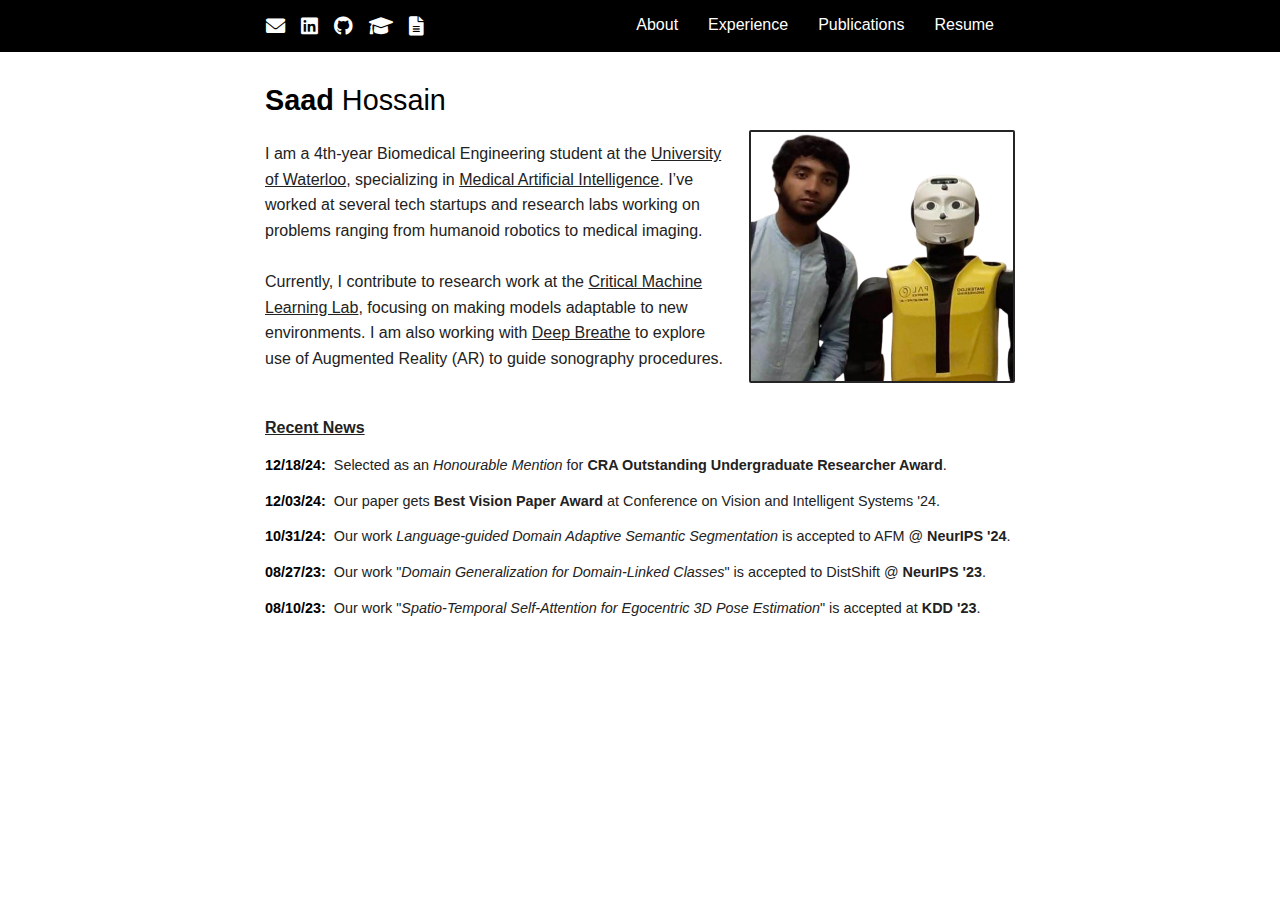
<file: index.html>
<!DOCTYPE html>
<html lang="en">
<head>
    <meta charset="UTF-8">
    <meta name="viewport" content="width=device-width, initial-scale=1.0">
    <title>Saad Hossain</title>
    <link rel="stylesheet" href="css/styles.css">
    <link href="https://cdnjs.cloudflare.com/ajax/libs/font-awesome/6.0.0-beta3/css/all.min.css" rel="stylesheet">
</head>
<body>
    <!-- Navbar -->
    <div class="navbar">
        <div class="navbar-left">
            <span class="navbar-name"></span>
            <div class="social-icons">
                <a href="mailto:your-email@example.com" class="icon"><i class="fas fa-envelope"></i></a>
                <a href="https://linkedin.com/in/your-profile" target="_blank" class="icon"><i class="fab fa-linkedin"></i></a>
                <a href="https://github.com/your-username" target="_blank" class="icon"><i class="fab fa-github"></i></a>
                <a href="https://scholar.google.com/citations?user=your-google-scholar-id" target="_blank" class="icon"><i class="fas fa-graduation-cap"></i></a>
                <a href="cv.pdf" target="_blank" class="icon"><i class="fas fa-file-alt"></i></a>
            </div>
        </div>
        <div class="navbar-right">
            <a href="index.html">About</a>
            <a href="experience.html">Experience</a>
            <a href="publications.html">Publications</a>
            <a href="cv.html">Resume</a>
        </div>
    </div>
    

    <!-- About Section -->
    <div class="container">
        <h2><b>Saad</b> Hossain</h2>

        <!-- Profile Picture -->
        <div class="about-intro">
            <p>
                I am a 4th-year Biomedical Engineering student at the <u>University of Waterloo</u>, specializing in <u>Medical Artificial Intelligence</u>. 
                I’ve worked at several tech startups and research labs working on problems ranging from humanoid robotics to medical imaging.
                <br><br>
                Currently, I contribute to research work at the <u>Critical Machine Learning Lab</u>, focusing on making models adaptable to new environments. I am also working with <u>Deep Breathe</u> to explore use of Augmented Reality (AR) to guide sonography procedures.
            </p>
            <img src="images/profile-pic.png" alt="Profile Picture" class="profile-picture">
        </div>

        <div class="news-section">
            <ul>
                <li><b><u>Recent News</u></b></li>
                <li>
                    <span class="news-date">12/18/24:</span>
                    <span class="news-content">Selected as an <i>Honourable Mention</i> for <b>CRA Outstanding Undergraduate Researcher Award</b>.</span>
                </li>
                <li>
                    <span class="news-date">12/03/24:</span>
                    <span class="news-content">Our paper gets <b>Best Vision Paper Award</b> at Conference on Vision and Intelligent Systems '24.</span>
                </li>
                <li>
                    <span class="news-date">10/31/24:</span>
                    <span class="news-content">Our work <i>Language-guided Domain Adaptive Semantic Segmentation</i> is accepted to AFM @ <b>NeurIPS '24</b>.</span>
                </li>
                <li>
                    <span class="news-date">08/27/23:</span>
                    <span class="news-content">Our work "<i>Domain Generalization for Domain-Linked Classes</i>" is accepted to DistShift @ <b>NeurIPS '23</b>.</span>
                </li>
                <li>
                    <span class="news-date">08/10/23:</span>
                    <span class="news-content">Our work "<i>Spatio-Temporal Self-Attention for Egocentric 3D Pose Estimation</i>" is accepted at <b>KDD '23</b>.</span>
                </li>
            </ul>
        </div>        

    <!-- footer -->
    <!-- <div class="footer">
        <a href="index.html">&copy; 2024 Saad Hossain. All rights reserved.</a>
    </div> -->
</body>
</html>
</file>
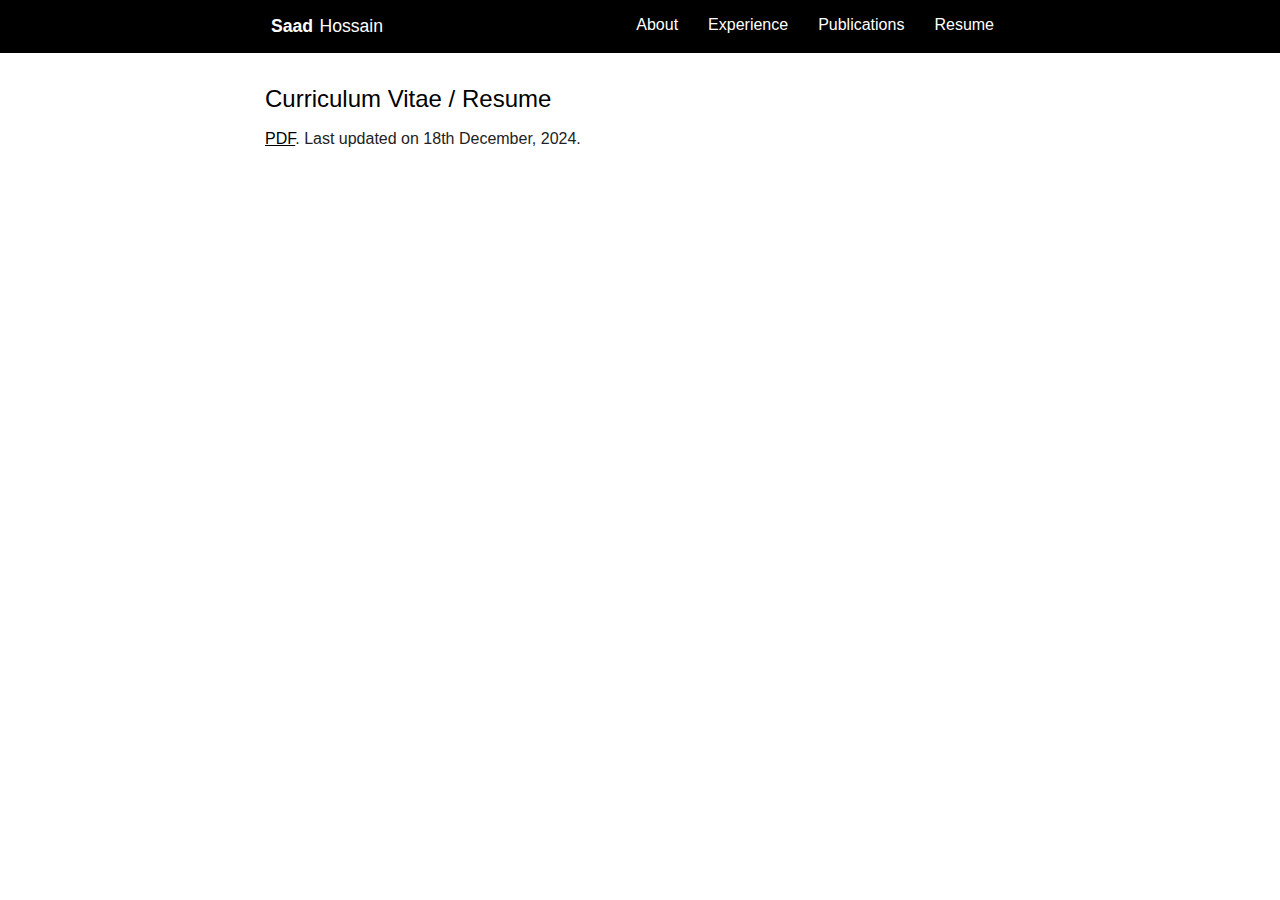
<file: cv.html>
<!DOCTYPE html>
<html lang="en">
<head>
    <meta charset="UTF-8">
    <meta name="viewport" content="width=device-width, initial-scale=1.0">
    <title>Saad Hossain</title>
    <link rel="stylesheet" href="css/cv.css">
</head>
<body>
    <!-- Navbar -->
    <div class="navbar">
        <div class="navbar-left">
            <span class="navbar-name"><b>Saad</b> &hairsp; Hossain</span>
        </div>
        <div class="navbar-right">
            <a href="index.html">About</a>
            <a href="experience.html">Experience</a>
            <a href="publications.html">Publications</a>
            <a href="cv.html">Resume</a>
        </div>
    </div>
    

    <!-- About Section -->
    <div class="container">
        <!-- Clickable h2 heading -->
        <a href="path/to/your-cv.pdf" class="cv-link" target="_blank">
            <h2>Curriculum Vitae / Resume</h2>
        </a>
    
        <div class="about-intro">
            <!-- Clickable PDF text -->
            <p>
                <a href="path/to/your-cv.pdf" target="_blank">PDF</a>. Last updated on 18th December, 2024.
            </p>
        </div>
    </div>

</body>
</html>
</file>
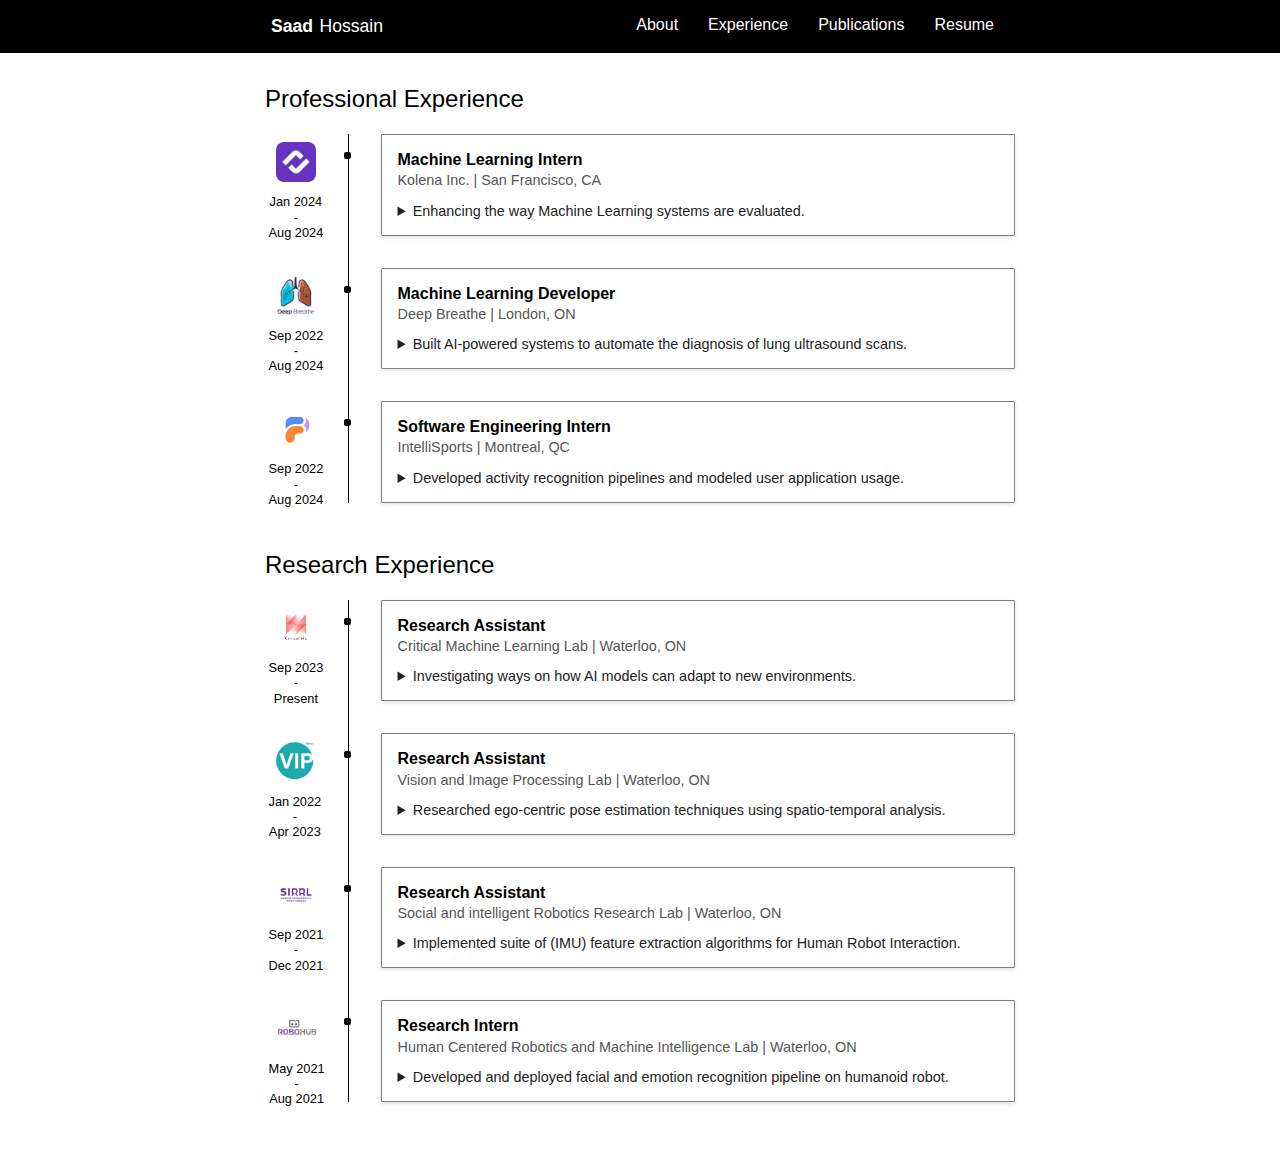
<file: experience.html>
<!DOCTYPE html>
<html lang="en">
<head>
    <meta charset="UTF-8">
    <meta name="viewport" content="width=device-width, initial-scale=1.0">
    <title>Experience - Saad Hossain</title>
    <link rel="stylesheet" href="css/experience.css">
</head>
<body>
    <!-- Navbar -->
    <div class="navbar">
        <div class="navbar-left">
            <span class="navbar-name"><b>Saad</b> &hairsp; Hossain</span>
        </div>
        <div class="navbar-right">
            <a href="index.html">About</a>
            <a href="experience.html">Experience</a>
            <a href="publications.html">Publications</a>
            <a href="cv.html">Resume</a>
        </div>
    </div>

    <!-- Experience Section -->
    <div class="container">
        <h2 class="experience-heading">Professional Experience</h2>
        
        <div class="timeline">
            <div class="timeline-item">
                <div class="timeline-icon">
                    <img src="images/kolena.webp" alt="Experience Icon">
                    <p class="timeline-date">Jan 2024<br>-<br>Aug 2024</p>
                </div>
                <div class="timeline-dot"></div>
                <div class="timeline-content">
                    <h3>Machine Learning Intern</h3>
                    <p class="company-info">Kolena Inc. | San Francisco, CA</p>
                    <details>
                        <summary>Enhancing the way Machine Learning systems are evaluated.</summary>
                        <ul class="responsibilities-list">
                            <li>Automated evaluation of Gen-AI by fine-tuning Vision-Language models to model human preference.</li>
                            <li>Improved RAG Generator accuracy by 8% on finance data through improved PDF-parsing & LLM-prompting.</li>
                            <li>Accelerated creation of textual datasets by 15x by building an LLM powered web-application using Streamlit.</li>
                        </ul>
                    </details>
                </div>
            </div>

            <!-- Additional timeline items can be added here -->
            <div class="timeline-item">
                <div class="timeline-icon">
                    <img src="images/deepbreathe-icon.jfif" alt="Experience Icon">
                    <p class="timeline-date">Sep 2022<br>-<br>Aug 2024</p>
                </div>
                <div class="timeline-dot"></div>
                <div class="timeline-content">
                    <h3>Machine Learning Developer</h3>
                    <p class="company-info">Deep Breathe | London, ON</p>
                    <details>
                        <summary>Built AI-powered systems to automate the diagnosis of lung ultrasound scans.</summary>
                        <ul class="responsibilities-list">
                            <li>Improved RAG Generator accuracy by 8% through refined PDF parsing and LLM prompting.</li>
                            <li>Led data analysis initiatives to increase model interpretability and accuracy.</li>
                            <li>Developed automated systems to enhance machine learning model performance.</li>
                        </ul>
                    </details>
                </div>
            </div>

            <div class="timeline-item">
                <div class="timeline-icon">
                    <img src="images/playfitt.png" alt="Experience Icon">
                    <p class="timeline-date">Sep 2022<br>-<br>Aug 2024</p>
                </div>
                <div class="timeline-dot"></div>
                <div class="timeline-content">
                    <h3>Software Engineering Intern</h3>
                    <p class="company-info">IntelliSports | Montreal, QC</p>
                    <details>
                        <summary>Developed activity recognition pipelines and modeled user application usage.</summary>
                        <ul class="responsibilities-list">
                            <li>Improved RAG Generator accuracy by 8% through refined PDF parsing and LLM prompting.</li>
                            <li>Led data analysis initiatives to increase model interpretability and accuracy.</li>
                            <li>Developed automated systems to enhance machine learning model performance.</li>
                        </ul>
                    </details>
                </div>
            </div>
            
        </div>
    </div>

    <!-- Experience Section -->
    <div class="container">
        <h2 class="experience-heading">Research Experience</h2>
        
        <div class="timeline">
            <div class="timeline-item">
                <div class="timeline-icon">
                    <img src="images/criticalml.png" alt="Experience Icon">
                    <p class="timeline-date">Sep 2023<br>-<br>Present</p>
                </div>
                <div class="timeline-dot"></div>
                <div class="timeline-content">
                    <h3>Research Assistant</h3>
                    <p class="company-info">Critical Machine Learning Lab | Waterloo, ON</p>
                    <details>
                        <summary>Investigating ways on how AI models can adapt to new environments.</summary>
                        <ul class="responsibilities-list">
                            <li>Automated evaluation of Gen-AI by fine-tuning Vision-Language models to model human preference.</li>
                            <li>Improved RAG Generator accuracy by 8% on finance data through improved PDF-parsing & LLM-prompting.</li>
                            <li>Accelerated creation of textual datasets by 15x by building an LLM powered web-application using Streamlit.</li>
                        </ul>
                    </details>
                </div>
            </div>

            <!-- Additional timeline items can be added here -->
            <div class="timeline-item">
                <div class="timeline-icon">
                    <img src="images/vip.jpg" alt="Experience Icon">
                    <p class="timeline-date">Jan 2022<br>-<br>Apr 2023</p>
                </div>
                <div class="timeline-dot"></div>
                <div class="timeline-content">
                    <h3>Research Assistant</h3>
                    <p class="company-info">Vision and Image Processing Lab | Waterloo, ON</p>
                    <details>
                        <summary>Researched ego-centric pose estimation techniques using spatio-temporal analysis.</summary>
                        <ul class="responsibilities-list">
                            <li>Improved RAG Generator accuracy by 8% through refined PDF parsing and LLM prompting.</li>
                            <li>Led data analysis initiatives to increase model interpretability and accuracy.</li>
                            <li>Developed automated systems to enhance machine learning model performance.</li>
                        </ul>
                    </details>
                </div>
            </div>

            <div class="timeline-item">
                <div class="timeline-icon">
                    <img src="images/sirrl.png" alt="Experience Icon">
                    <p class="timeline-date">Sep 2021<br>-<br>Dec 2021</p>
                </div>
                <div class="timeline-dot"></div>
                <div class="timeline-content">
                    <h3>Research Assistant</h3>
                    <p class="company-info">Social and intelligent Robotics Research Lab | Waterloo, ON</p>
                    <details>
                        <summary>Implemented suite of (IMU) feature extraction algorithms for Human Robot Interaction.</summary>
                        <ul class="responsibilities-list">
                            <li>Improved RAG Generator accuracy by 8% through refined PDF parsing and LLM prompting.</li>
                            <li>Led data analysis initiatives to increase model interpretability and accuracy.</li>
                            <li>Developed automated systems to enhance machine learning model performance.</li>
                        </ul>
                    </details>
                </div>
            </div>

            <div class="timeline-item">
                <div class="timeline-icon">
                    <img src="images/robohub.jfif" alt="Experience Icon">
                    <p class="timeline-date">May 2021<br>-<br>Aug 2021</p>
                </div>
                <div class="timeline-dot"></div>
                <div class="timeline-content">
                    <h3>Research Intern</h3>
                    <p class="company-info">Human Centered Robotics and Machine Intelligence Lab | Waterloo, ON</p>
                    <details>
                        <summary>Developed and deployed facial and emotion recognition pipeline on humanoid robot.</summary>
                        <ul class="responsibilities-list">
                            <li>Improved RAG Generator accuracy by 8% through refined PDF parsing and LLM prompting.</li>
                            <li>Led data analysis initiatives to increase model interpretability and accuracy.</li>
                            <li>Developed automated systems to enhance machine learning model performance.</li>
                        </ul>
                    </details>
                </div>
            </div>
            
        </div>
    </div>

</body>
</html>
</file>
<file: css/styles.css>
/* General Styles */
body {
    font-family: sans-serif;
    color: #222; /* Dark gray for text */
    background-color: #fff; /* White background */
    margin: 0;
    padding: 0;
    padding-bottom: 60px; /* Add padding equal to footer height */
}

.container {
    max-width: 750px;
    margin: 2rem auto;
    padding: 0 1rem;
    padding-bottom: 4rem; /* Add space at the bottom */
}


h2 {
    color: #000; /* Pure black headings */
    margin-bottom: 0.5rem;
    /* border-bottom: 2px solid #000; */
    padding-bottom: 5px;
    font-weight: normal;
    font-size: 1.8rem;
}

/* Navbar */
.navbar {
    display: flex;
    justify-content: right;
    position: sticky;
    top: 0;
    z-index: 1000;
    max-width: 770px;
    margin: 0 auto;
    padding: 1rem 0; /* Padding for spacing */
    background-color: transparent; /* Keep content transparent; fill done by pseudo-element */
}

.navbar::before {
    content: "";
    display: block;
    position: absolute;
    top: 0;
    left: 0;
    width: 100vw; /* Full viewport width */
    height: 100%; /* Matches the navbar height */
    background-color: #000; /* Black fill */
    z-index: -1; /* Places the fill behind the navbar content */
}

.navbar::after {
    content: "";
    display: block;
    position: absolute;
    top: 0;
    left: -1;
    width: 100vw; /* Full viewport width */
    height: 100%; /* Matches the navbar height */
    background-color: #000; /* Black fill */
    z-index: -1; /* Places the fill behind the navbar content */
}

.navbar a {
    color: #fff; /* White text */
    margin: 0 15px;
    text-decoration: none;
    transition: color 0.3s ease;
}

.navbar a:hover {
    color: #888; /* Gray hover effect */
}

/* Navbar Name */
.navbar-left {
    flex: 1; /* Take up available space */
    padding-left: 1rem; /* Add a little padding */
}

.navbar-name {
    color: #fff; /* White text */
    font-size: 1.1rem;
    display: flex;
    justify-content: flex-start;
}

/* Navbar Links */
.navbar-right {
    display: flex;
    justify-content: flex-end;
    flex: 1; /* Keep right-aligned links */
    padding-right: 1rem; /* Add a little padding */
}

.social-icons {
    display: flex;
    align-items: center;
    margin-left: -0.8rem; /* Add space between text and icons */
    margin-bottom: -0.15rem;
}

.social-icons a {
    color: #fff; /* White icons */
    margin: 0 0.5rem; /* Space between icons */
    font-size: 1.2rem; /* Icon size */
    text-decoration: none; /* Remove underline */
    transition: color 0.3s ease;
}

.social-icons a:hover {
    color: #888; /* Gray hover effect */
}

/* About Section */
.about-intro {
    display: flex;
    align-items: center;
    gap: 1rem; /* Space between image and text */
    margin-bottom: 2rem;
}

.profile-picture {
    width: 35%;
    height: auto;
    border-radius: 2px; /* Subtle rounding */
    flex-shrink: 0;
    border: 2px solid rgb(37, 37, 37); /* Light gray border around image */
}

.about-intro p {
    margin: 0;
    color: #222; /* Slightly dark text for readability */
    line-height: 1.6;
    text-align: left;
}

/* News Section */
.news-section ul {
    list-style: none; /* Remove default bullet points */
    padding: 0; /* Remove padding */
    margin: 0;
}

.news-section li {
    margin-bottom: 0.8rem; /* Spacing between list items */
    line-height: 1.6;
    color: #222; /* Dark gray text */
    display: flex; /* Align date and content */
    align-items: flex-start;
}

.news-section .news-date {
    font-weight: bold;
    color: #000; /* Black for dates */
    margin-right: 0.5rem; /* Space between date and content */
    white-space: nowrap;
    font-size: 0.9rem;
}

.news-content {
    font-size: 0.9rem;
    color: #222;
}

/* Links */
a {
    color: #000; /* Black for links */
    text-decoration: underline;
}

a:hover {
    color: #555; /* Dark gray on hover */
}

/* Responsive adjustments for mobile */
@media (max-width: 768px) {
    .about-intro {
        flex-direction: column;
        text-align: center;
        order: 1;
    }

    .profile-picture {
        width: 95%;
        margin: 1rem 0;
        order: -1;
    }

    .navbar {
        flex-direction: column; /* Stack navbar elements */
        align-items: center; /* Center align */
    }

    .navbar a {
        font-size: 0.9rem; /* Reduce font size for smaller screens */
        margin: 2px 0; /* Add vertical margin */
        padding: 0 5px;
    }

    .navbar-name {
        font-size: 1rem; /* Reduce size of navbar name */
        margin-bottom: 10px; /* Add space below name */
    }

    .social-icons {
        display: flex;
        align-items: center;
        margin-top: -0.7rem;
        margin-bottom: 0.45rem;
        margin-left: -0.8rem; /* Add space between text and icons */
    }
    
    .social-icons a {
        margin: 0 0.2rem; /* Space between icons */
        font-size: 1.2rem; /* Icon size */
    }

    h2 {
        font-size: 1.5rem;
        margin: 0 0.8rem;
    }

    .about-intro p {
        font-size: 0.85rem;
    }

    .news-section .news-date {
        font-weight: bold;
        color: #000; /* Black for dates */
        margin-right: 0.5rem; /* Space between date and content */
        white-space: nowrap;
        font-size: 0.8rem;
    }
    
    .news-content {
        font-size: 0.8rem;
        color: #222;
    }
}
</file>
<file: css/cv.css>
/* General Styles */
body {
    font-family: sans-serif;
    color: #222; /* Dark gray for text */
    background-color: #fff; /* White background */
    margin: 0;
    padding: 0;
    padding-bottom: 60px; /* Add padding equal to footer height */
}

.container {
    max-width: 750px;
    margin: 2rem auto;
    padding: 0 1rem;
    padding-bottom: 4rem; /* Add space at the bottom */
}


h2 {
    color: #000; /* Pure black headings */
    margin-bottom: 0.5rem;
    /* border-bottom: 2px solid #000; */
    padding-bottom: 5px;
    font-weight: normal;
    font-size: 1.5rem;
}

/* Navbar */
.navbar {
    display: flex;
    justify-content: right;
    position: sticky;
    top: 0;
    z-index: 1000;
    max-width: 770px;
    margin: 0 auto;
    padding: 1rem 0; /* Padding for spacing */
    background-color: transparent; /* Keep content transparent; fill done by pseudo-element */
}

.navbar::before {
    content: "";
    display: block;
    position: absolute;
    top: 0;
    left: 0;
    width: 100vw; /* Full viewport width */
    height: 100%; /* Matches the navbar height */
    background-color: #000; /* Black fill */
    z-index: -1; /* Places the fill behind the navbar content */
}

.navbar::after {
    content: "";
    display: block;
    position: absolute;
    top: 0;
    left: -1;
    width: 100vw; /* Full viewport width */
    height: 100%; /* Matches the navbar height */
    background-color: #000; /* Black fill */
    z-index: -1; /* Places the fill behind the navbar content */
}

.navbar a {
    color: #fff; /* White text */
    margin: 0 15px;
    text-decoration: none;
    transition: color 0.3s ease;
}

.navbar a:hover {
    color: #888; /* Gray hover effect */
}

/* Navbar Name */
.navbar-left {
    flex: 1; /* Take up available space */
    padding-left: 1rem; /* Add a little padding */
}

.navbar-name {
    color: #fff; /* White text */
    font-size: 1.1rem;
    display: flex;
    justify-content: flex-start;
}

/* Navbar Links */
.navbar-right {
    display: flex;
    justify-content: flex-end;
    flex: 1; /* Keep right-aligned links */
    padding-right: 1rem; /* Add a little padding */
}

/* About Section */
.about-intro {
    display: flex;
    align-items: left;
    gap: 1rem; /* Space between image and text */
    margin-bottom: 2rem;
}

.profile-picture {
    width: 35%;
    height: auto;
    border-radius: 2px; /* Subtle rounding */
    flex-shrink: 0;
    border: 2px solid rgb(37, 37, 37); /* Light gray border around image */
}

.cv-link {
    text-decoration: none;
}

.about-intro p {
    margin: 0;
    color: #222; /* Slightly dark text for readability */
    line-height: 1.6;
    text-align: left;
}

/* Links */
a {
    color: #000; /* Black for links */
    text-decoration: underline;
}

a:hover {
    color: #555; /* Dark gray on hover */
}

/* Responsive adjustments for mobile */
@media (max-width: 768px) {
    .about-intro {
        flex-direction: column;
        text-align: left;
    }

    .about-intro p {
        margin: 0;
        color: #222; /* Slightly dark text for readability */
        line-height: 1.6;
        text-align: left;
        font-size: 0.9rem
    }

    .profile-picture {
        width: 70%;
        margin: 1rem 0;
    }

    .navbar {
        flex-direction: column; /* Stack navbar elements */
        align-items: center; /* Center align */
    }

    .navbar a {
        font-size: 0.9rem; /* Reduce font size for smaller screens */
        margin: 2px 0; /* Add vertical margin */
        padding: 0 5px;
    }

    .navbar-name {
        font-size: 1rem; /* Reduce size of navbar name */
        margin-bottom: 10px; /* Add space below name */
    }

    h2 {
        color: #000; /* Pure black headings */
        margin-bottom: 1rem;
        /* border-bottom: 1px solid #003366; */
        padding-bottom: 5px;
        text-align: left;
        font-weight: normal;
        font-size: 1.2rem;
    }
}
</file>
<file: css/experience.css>
/* Navbar */
.navbar {
    display: flex;
    justify-content: right;
    position: sticky;
    top: 0;
    z-index: 1000;
    max-width: 770px;
    margin: 0 auto;
    padding: 1rem 0; /* Padding for spacing */
    background-color: transparent; /* Keep content transparent; fill done by pseudo-element */
}

.navbar::before {
    content: "";
    display: block;
    position: absolute;
    top: 0;
    left: 0;
    width: 100vw; /* Full viewport width */
    height: 100%; /* Matches the navbar height */
    background-color: #000; /* Black fill */
    z-index: -1; /* Places the fill behind the navbar content */
}

.navbar::after {
    content: "";
    display: block;
    position: absolute;
    top: 0;
    left: -1;
    width: 100vw; /* Full viewport width */
    height: 100%; /* Matches the navbar height */
    background-color: #000; /* Black fill */
    z-index: -1; /* Places the fill behind the navbar content */
}

.navbar a {
    color: #fff; /* White text */
    margin: 0 15px;
    text-decoration: none;
    transition: color 0.3s ease;
}

.navbar a:hover {
    color: #888; /* Gray hover effect */
}

/* Navbar Name */
.navbar-left {
    flex: 1; /* Take up available space */
    padding-left: 1rem; /* Add a little padding */
}

.navbar-name {
    color: #fff; /* White text */
    font-size: 1.1rem;
    display: flex;
    justify-content: flex-start;
}

/* Navbar Links */
.navbar-right {
    display: flex;
    justify-content: flex-end;
    flex: 1; /* Keep right-aligned links */
    padding-right: 1rem; /* Add a little padding */
}

/* General Styles */
body {
    font-family: sans-serif;
    color: #222; /* Dark gray for text */
    background-color: #fff; /* White background */
    margin: 0;
    padding: 0;
}

.container {
    max-width: 750px;
    margin: 2rem auto;
    padding: 0 1rem;
    padding-bottom: 1rem; /* Add space at the bottom */
}

h2.experience-heading {
    color: #000; /* Pure black headings */
    margin-bottom: 1rem;
    /* border-bottom: 1px solid #003366; */
    padding-bottom: 5px;
    text-align: left;
    font-weight: normal;
    font-size: 1.5rem;
}

/* Timeline Styling */
.timeline {
    position: relative;
    padding: 2rem 2;
    border-left: 1.5px solid #000;
    margin-left: 82.5px;
}

.timeline-item {
    display: flex;
    align-items: flex-start;
    margin-bottom: 2rem;
    padding-left: 2rem;
    position: relative;
}

.timeline-item:last-child {
    margin-bottom: 0;
}

/* Timeline Dot */
.timeline-dot {
    position: absolute;
    left: -4.5px;
    top: 18px; /* Adjust this to align with the icon */
    width: 7px;
    height: 7px;
    background-color: #000;
    border-radius: 30%;
}

/* Timeline Icon and Date */
.timeline-icon {
    position: absolute;
    left: -80px;
    top: 0;
    text-align: center;
}


.timeline-icon img {
    width: 40px;
    height: 40px;
    margin-top: 8px;
    margin-bottom: 5px;
    border-radius: 20%;
}

.timeline-date {
    font-size: 0.8rem;
    color: #000000;
    margin-top: 0.2rem;
    line-height: 1.2;
    /* font-style: italic; */
}

/* Timeline Content */
.timeline-content {
    background-color: #fff;
    padding: 1rem;
    border-radius: 1px;
    border: 1px solid rgb(128, 128, 128);
    width: 100%;
    box-shadow: 0 2px 4px rgba(0, 0, 0, 0.1);
}

h3 {
    margin: 0;
    font-size: 1rem;
    color: #000;;
    font-weight: bold;
}

.company-info {
    font-size: 0.9rem;
    color: #555;
    margin-top: 0.2rem;
    font-style: normal;
}

/* Collapsible Details */
details {
    margin-top: 0.5rem;
    cursor: pointer;
}

summary {
    color: #222;
    padding: 0 0;
    font-size: 0.9rem;
}

summary:hover {
    color: #00509e;
}

.responsibilities-list {
    margin-top: 0.5rem;
    padding-left: 1.5rem;
    font-size: 0.8rem;
    color: #222;
    line-height: 1.5;
}

.responsibilities-list li {
    margin-bottom: 0.3rem;
}

/* Footer */
.footer {
    text-align: center;
    padding: 1rem;
    background-color: #003366;
    color: white;
    margin-top: 2rem;
}


@media (max-width: 768px) {
    h2.experience-heading {
        color: #000; /* Pure black headings */
        margin-bottom: 1rem;
        /* border-bottom: 1px solid #003366; */
        padding-bottom: 5px;
        text-align: left;
        font-weight: normal;
        font-size: 1.3rem;
    }

    .navbar {
        flex-direction: column; /* Stack navbar elements */
        align-items: center; /* Center align */
    }

    .navbar a {
        font-size: 0.9rem; /* Reduce font size for smaller screens */
        margin: 2px 0; /* Add vertical margin */
        padding: 0 5px;
    }

    .navbar-name {
        font-size: 1rem; /* Reduce size of navbar name */
        margin-bottom: 10px; /* Add space below name */
    }

    .timeline {
        position: relative;
        padding: 2rem 2;
        border-left: 1.5px solid #000;
        margin-left: 50px;
    }

    .timeline-item {
        display: flex;
        align-items: flex-start;
        margin-bottom: 2rem;
        padding-left: 1rem;
        position: relative;
    }

    .timeline-icon img {
        width: 35px;
        height: 35px;
        margin-top: 8px;
        margin-bottom: 5px;
        border-radius: 20%;
    }

    .timeline-icon {
        position: absolute;
        left: -55px;
        top: 0;
        text-align: center;
    }

    .timeline-date {
        font-size: 0.6rem; /* Smaller text for dates */
        text-align: center; /* Align text to the left */
    }

    .timeline-content {
        background-color: #fff;
        padding: 1rem;
        border-radius: 1px;
        border: 1px solid #ddd;
        width: 100%;
        box-shadow: 0 2px 4px rgba(0, 0, 0, 0.1);
    }
    
    h3 {
        margin: 0;
        font-size: 0.9rem;
        color: #000;;
        font-weight: bold;
    }
    
    .company-info {
        font-size: 0.75rem;
        color: #555;
        margin-top: 0.2rem;
        font-style: normal;
    }
    
    summary {
        color: #222;
        padding: 0 0;
        font-size: 0.75rem;
    }
    
    .responsibilities-list {
        margin-top: 0.5rem;
        padding-left: 1.5rem;
        font-size: 0.6rem;
        color: #222;
        line-height: 1.5;
    }
}
</file>
